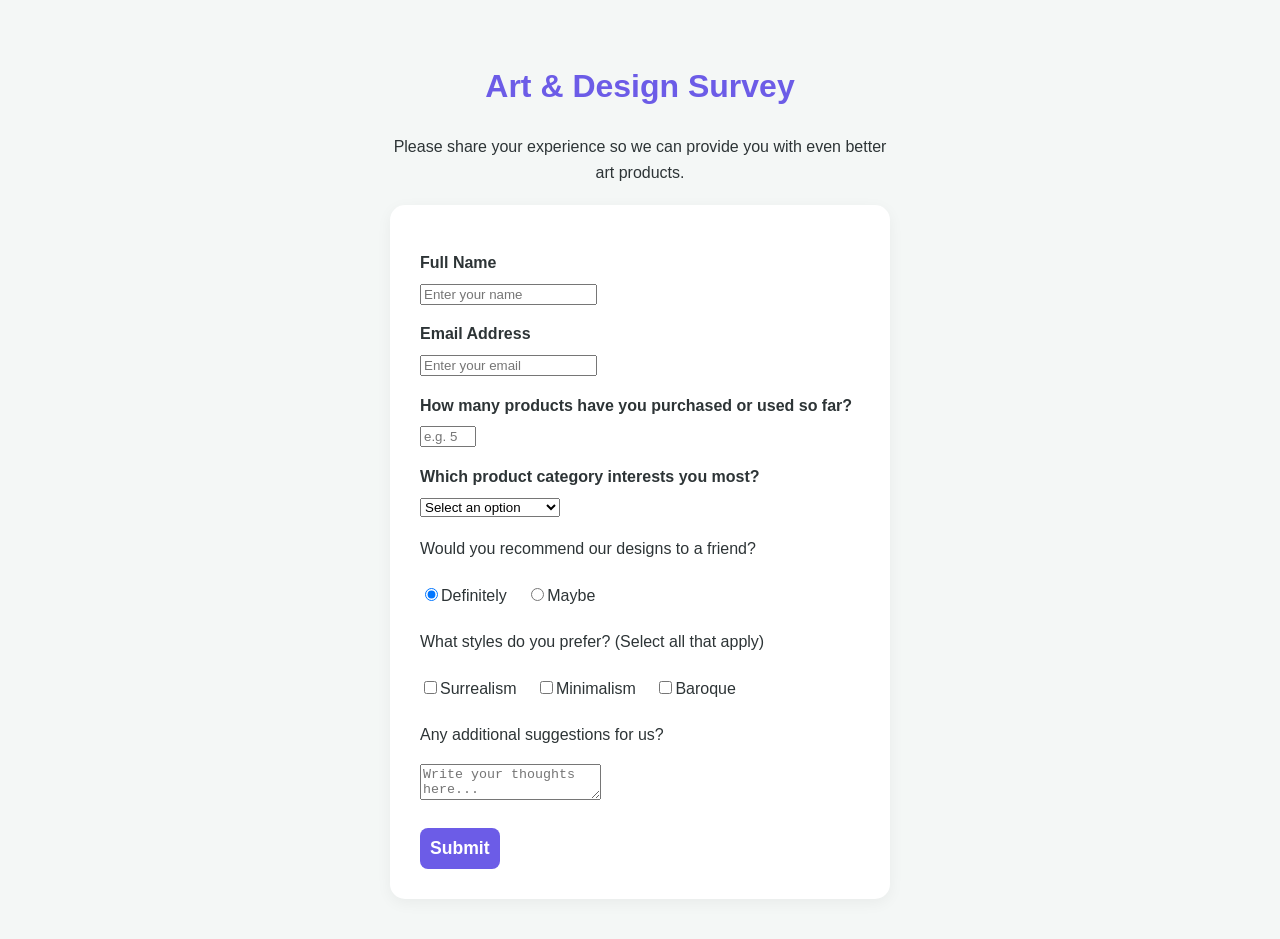
<file: 01-servey-form/index.html>
<!DOCTYPE html>
<html lang="en">

<head>
  <meta charset="UTF-8" />
  <link rel="stylesheet" href="styles.css"/>
  <title>Customer Satisfaction Survey</title>
</head>

<body>
  <div class="container">
    <h1 id="title">Art & Design Survey</h1>
    <p id="description">Please share your experience so we can provide you with even better art products.
    </p>
    <form id="survey-form">
      <label id="name-label" for="name">Full Name</label>
      <input id="name" type="text" placeholder= "Enter your name" required>
      <label id="email-label" for="email">Email Address</label>
      <input id="email" type="email" placeholder= "Enter your email" required>
      <label id="number-label" for="number">How many products have you purchased or used so far?</label>
      <input id="number" type="number" min="0" max="100" placeholder="e.g. 5">

      <label for="dropdown">Which product category interests you most?</label>
      <select id="dropdown">
      <option disabled selected value>Select an option</option>
      <option value="wall-art">Digital Wall Art</option>
      <option value="templates">Invitation Templates</option>
            <option value="jewelry">Resin Jewelry</option>
    </select>

      <p>Would you recommend our designs to a friend?</p>
      <label class="inline-label">
    <input type="radio" name="recommend" value="definitely" checked>Definitely
    </label>
      <label class="inline-label">
    <input type="radio" name="recommend" value="Maybe">Maybe
    </label>
      <p>What styles do you prefer? (Select all that apply)</p>
      <label class="inline-label">
      <input type="checkbox" value="surrealism">Surrealism
      </label>
      <label class="inline-label">
      <input type="checkbox" value="minimalism">Minimalism
      </label>
      <label class="inline-label">
      <input type="checkbox" value="baroque">Baroque
      </label>
      <p>Any additional suggestions for us?</p>
      <textarea id="comments" placeholder="Write your thoughts here..."></textarea>

      <button id="submit" type="submit">Submit</button>

    </form>
  </div>
</body>

</html>
</file>
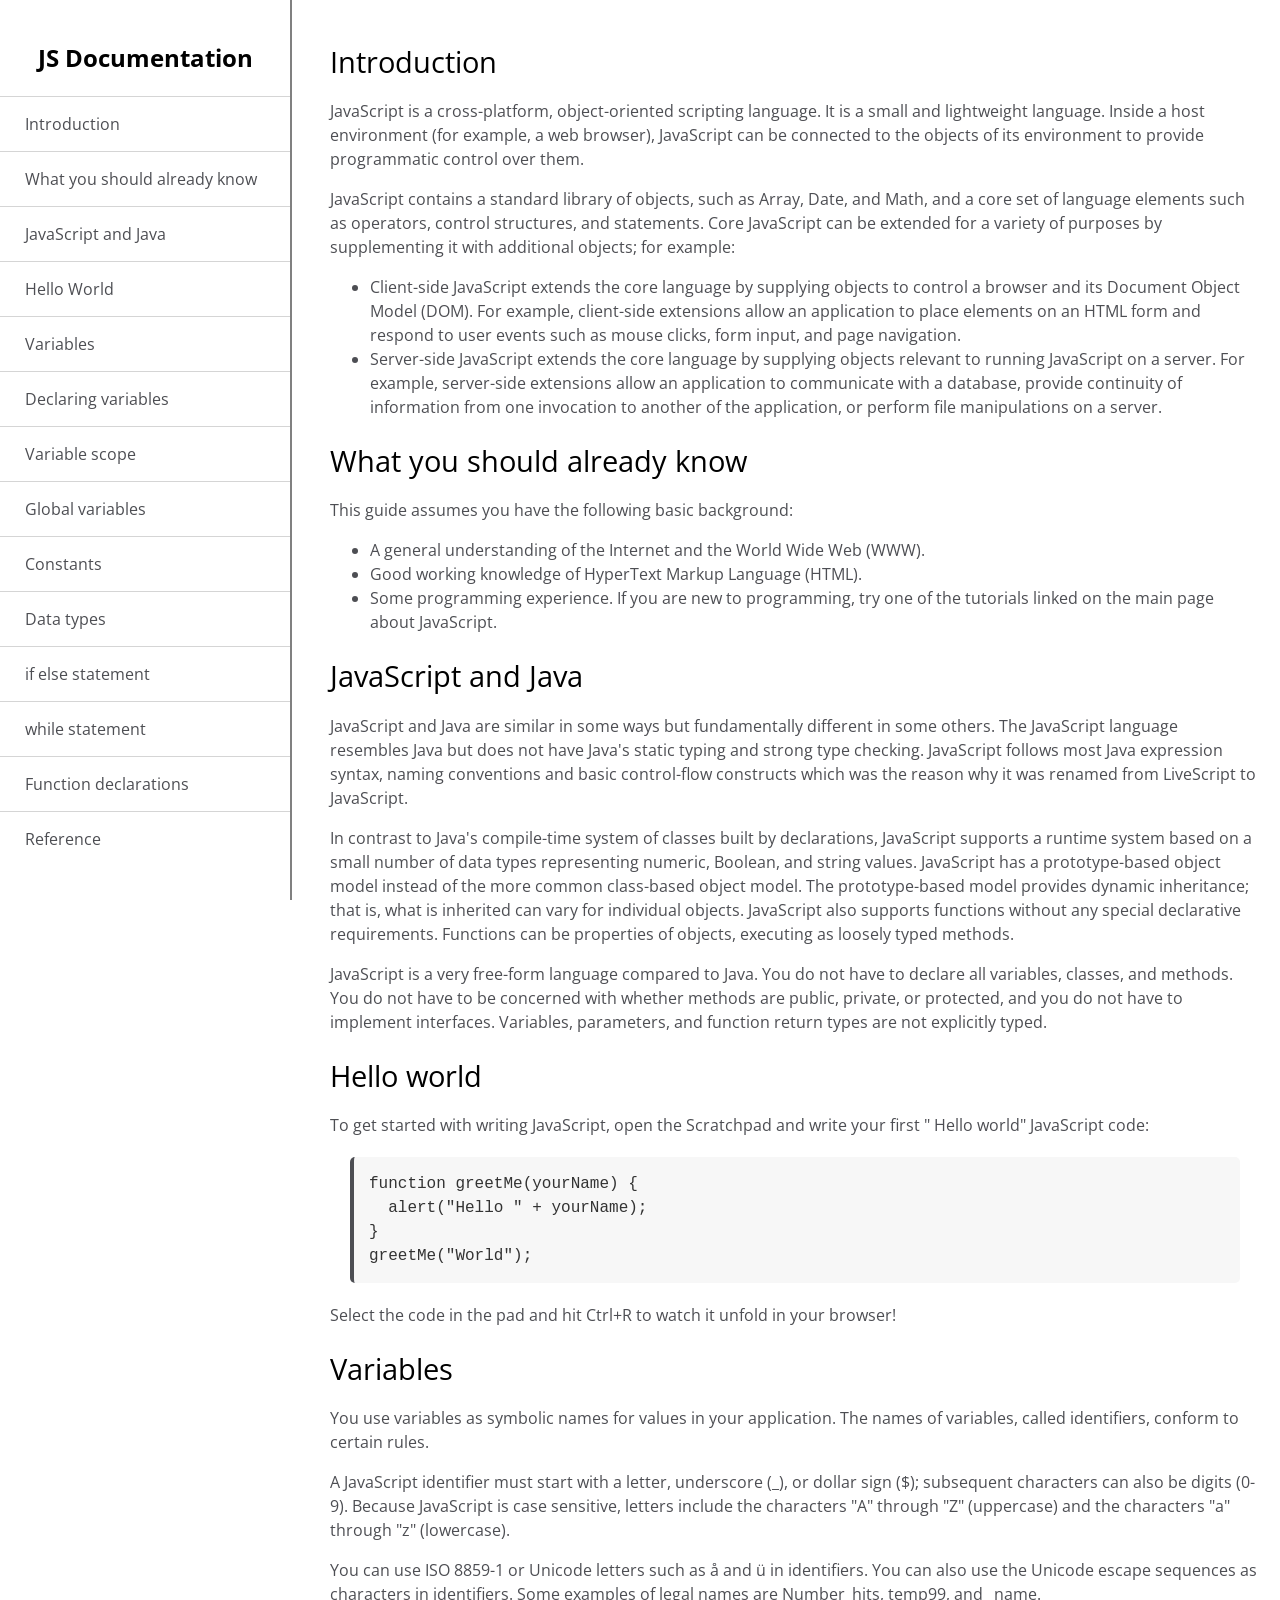
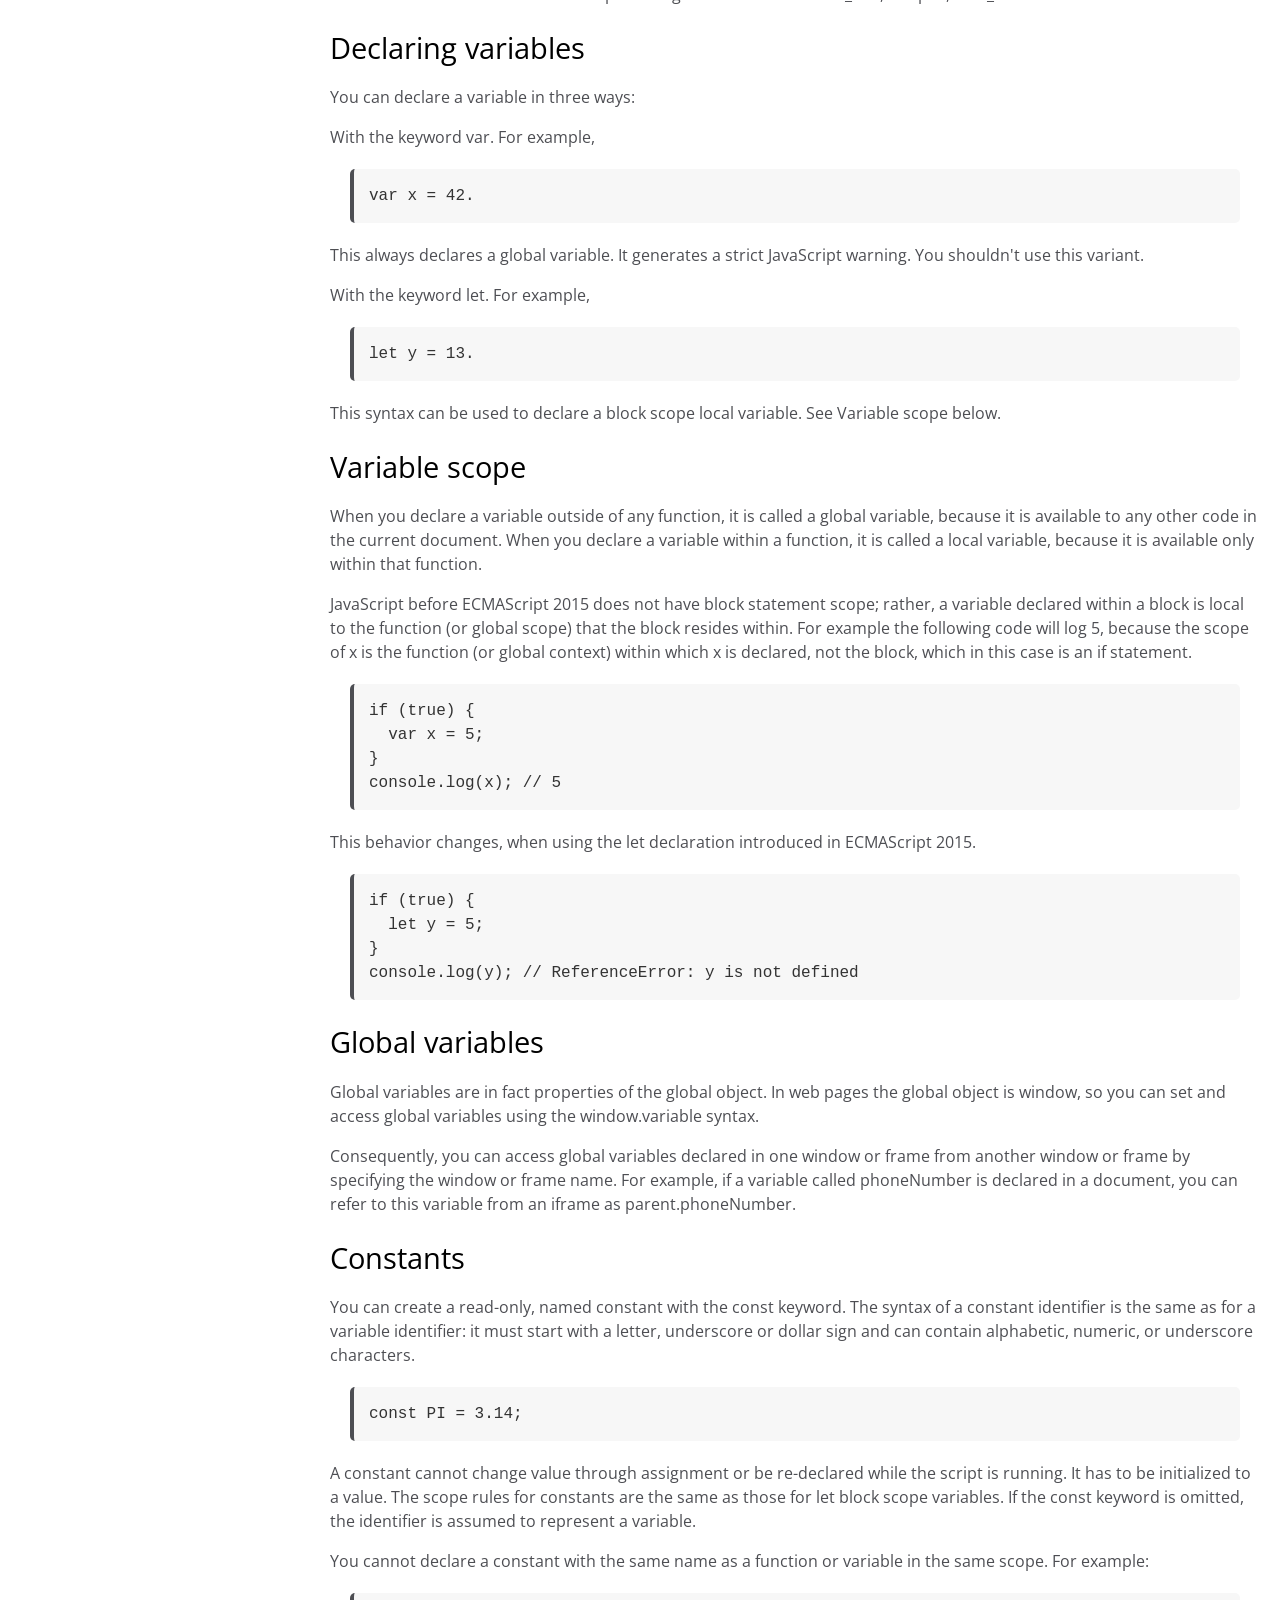
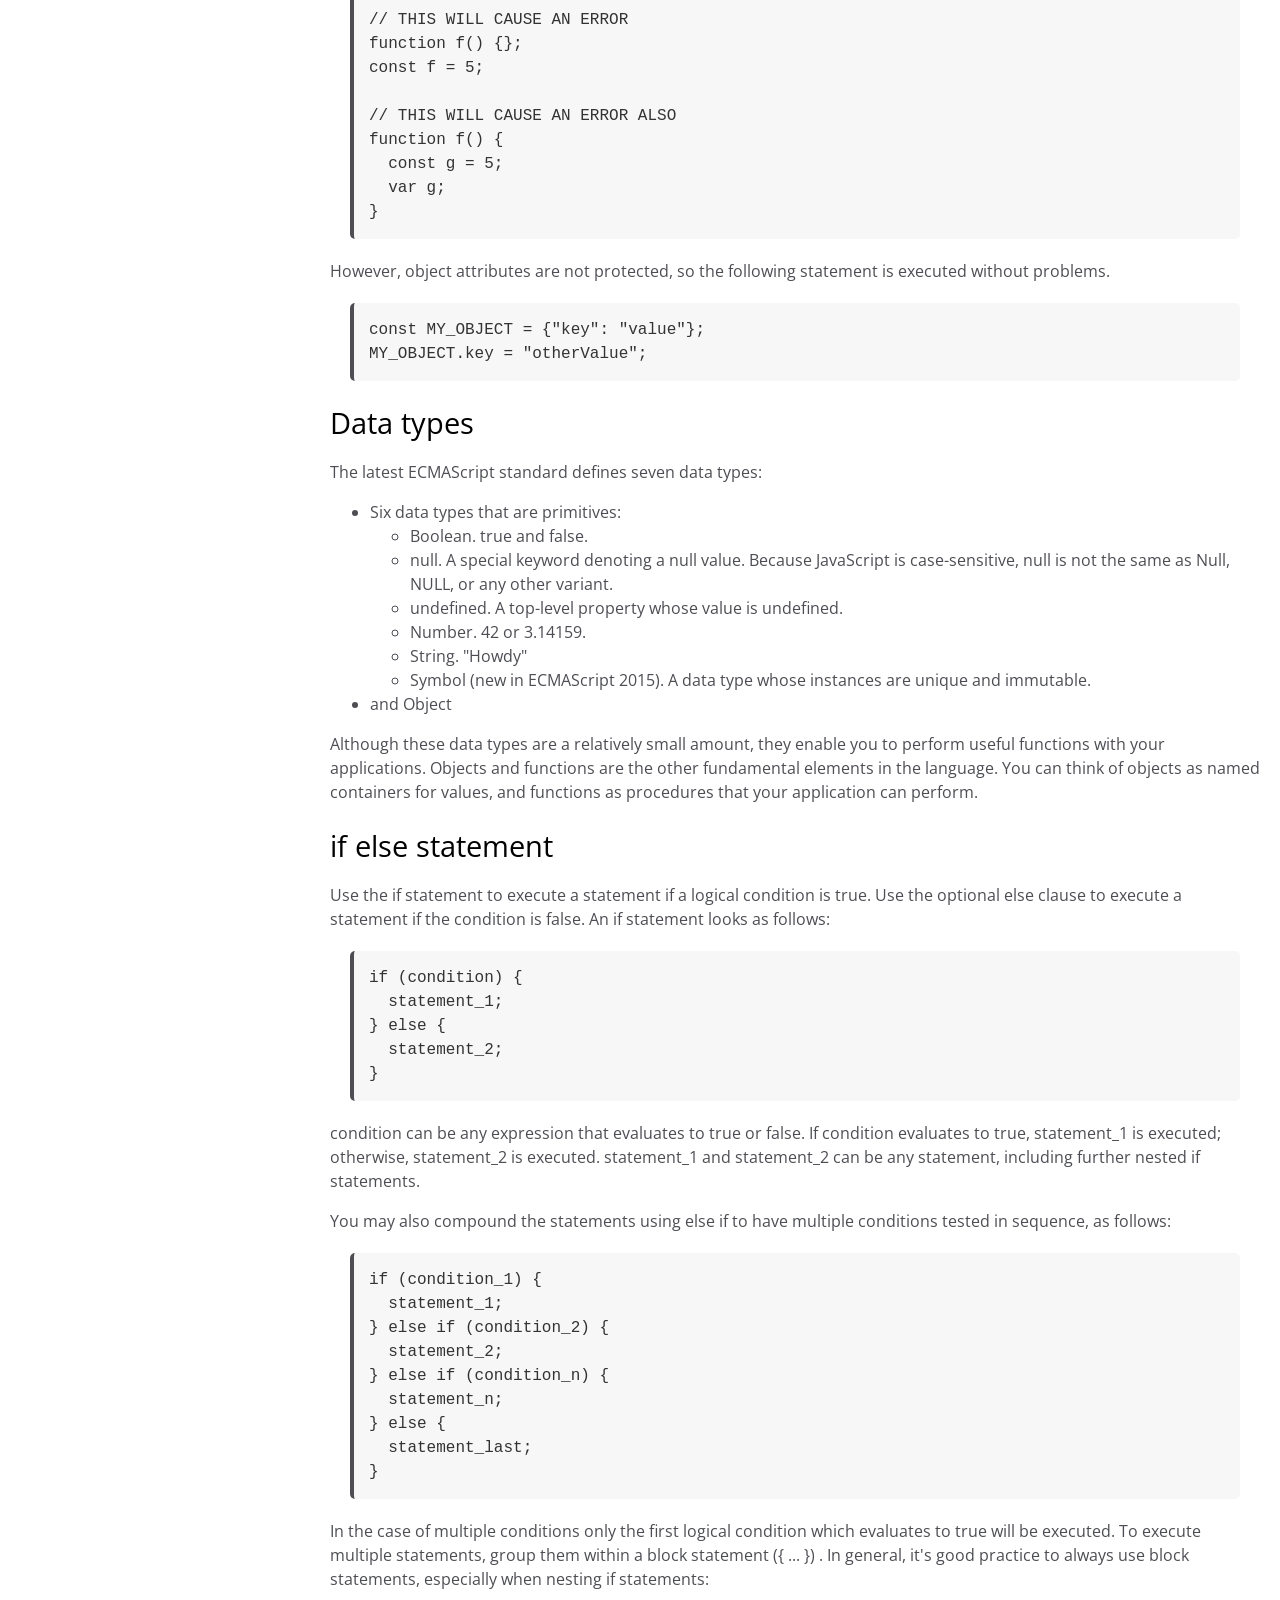
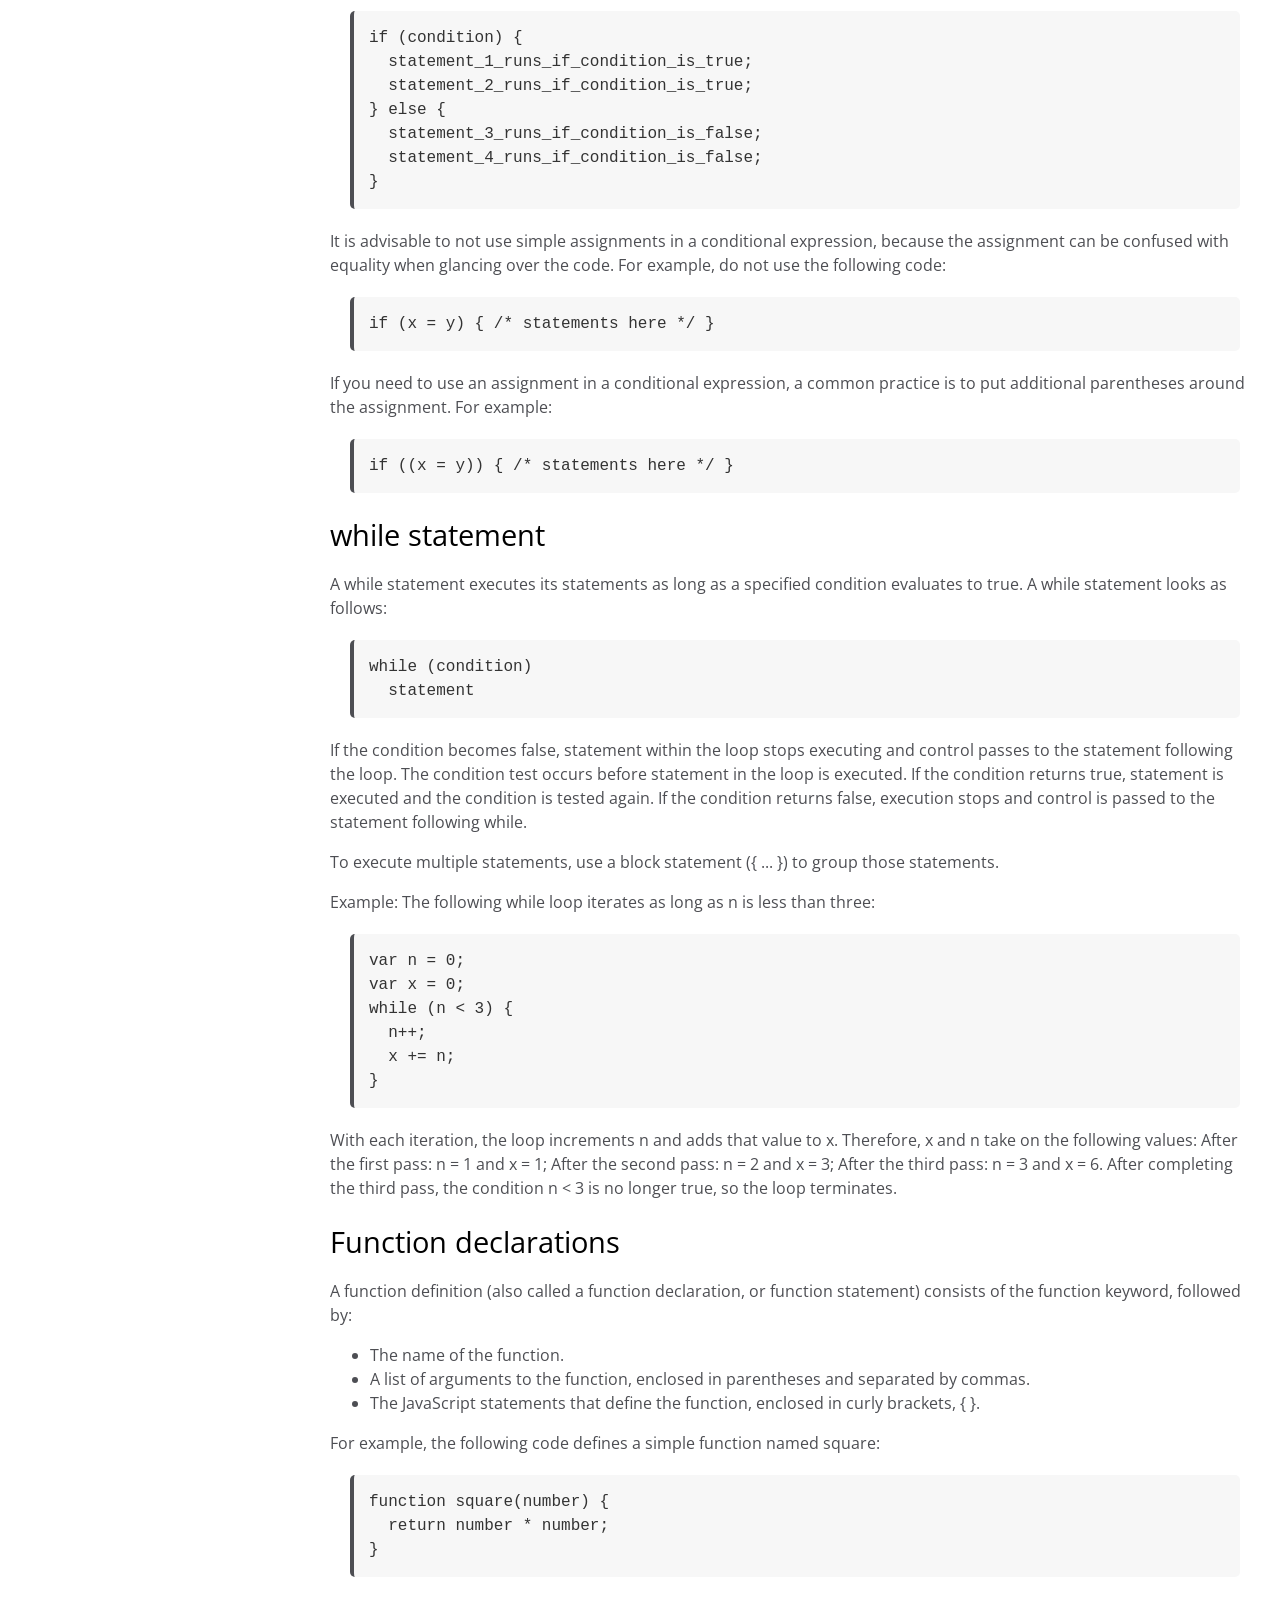
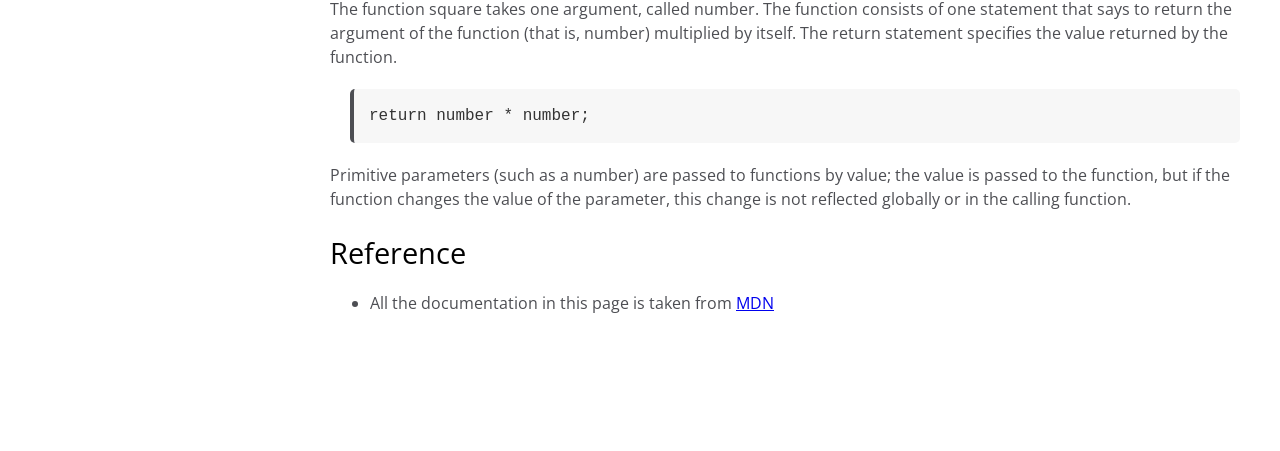
<file: 03-technical-documentation-page/index.html>
<!Doctype HTML>
<html lang="en">
<head>
  <meta charset="UTF-8">
  <meta name="viewport" content="width=device-width,initial-scale=1">
  <title>Technical Documentation</title>
  <link rel="stylesheet" href="styles.css" />
  <link rel="preconnect" href="https://fonts.googleapis.com">
  <link rel="preconnect" href="https://fonts.gstatic.com" crossorigin>
  <link href="https://fonts.googleapis.com/css2?family=Open+Sans:wght@300;400;600&display=swap" rel="stylesheet">
</head>
<body>
  <nav id="navbar">
    <header class="nav-header">JS Documentation</header>
    <ul>
      <li><a href="#introduction" class="nav-link">Introduction</a></li>
      <li><a href="#what_you_should_already_know" class="nav-link">What you should already know</a></li>
      <li><a href="#javascript_and_java" class="nav-link">JavaScript and Java</a></li>
      <li><a href="#hello_world" class="nav-link">Hello World</a></li>
      <li><a href="#variables" class="nav-link">Variables</a></li>
      <li><a href="#declaring_variables" class="nav-link">Declaring variables</a></li>
      <li><a href="#variable_scope" class="nav-link">Variable scope</a></li>
      <li><a href="#global_variables" class="nav-link">Global variables</a></li>
      <li><a href="#constants" class="nav-link">Constants</a></li>
      <li><a href="#data_types" class="nav-link">Data types</a></li>
      <li><a href="#if_else_statement" class="nav-link">if else statement</a></li>
      <li><a href="#while_statement" class="nav-link">while statement</a></li>
      <li><a href="#function_declarations" class="nav-link">Function declarations</a></li>
      <li><a href="#reference" class="nav-link">Reference</a></li>
    </ul>
  </nav>

  <main id="main-doc">
    <section class="main-section" id="introduction">
      <header>Introduction</header>
      <p>JavaScript is a cross-platform, object-oriented scripting language. It is a small and lightweight language. Inside a host environment (for example, a web browser), JavaScript can be connected to the objects of its environment to provide programmatic control over them.</p>
      <p>JavaScript contains a standard library of objects, such as Array, Date, and Math, and a core set of language elements such as operators, control structures, and statements. Core JavaScript can be extended for a variety of purposes by supplementing it with additional objects; for example:</p>
      <ul>
        <li>Client-side JavaScript extends the core language by supplying objects to control a browser and its Document Object Model (DOM). For example, client-side extensions allow an application to place elements on an HTML form and respond to user events such as mouse clicks, form input, and page navigation.</li>
        <li>Server-side JavaScript extends the core language by supplying objects relevant to running JavaScript on a server. For example, server-side extensions allow an application to communicate with a database, provide continuity of information from one invocation to another of the application, or perform file manipulations on a server.</li>
      </ul>
    </section>

    <section class="main-section" id="what_you_should_already_know">
      <header>What you should already know</header>
      <p>This guide assumes you have the following basic background:</p>
      <ul>
        <li>A general understanding of the Internet and the World Wide Web (WWW).</li>
        <li>Good working knowledge of HyperText Markup Language (HTML).</li>
        <li>Some programming experience. If you are new to programming, try one of the tutorials linked on the main page about JavaScript.</li>
      </ul>
    </section>

    <section class="main-section" id="javascript_and_java">
      <header>JavaScript and Java</header>
      <p>JavaScript and Java are similar in some ways but fundamentally different in some others. The JavaScript language resembles Java but does not have Java's static typing and strong type checking. JavaScript follows most Java expression syntax, naming conventions and basic control-flow constructs which was the reason why it was renamed from LiveScript to JavaScript.</p>
      <p>In contrast to Java's compile-time system of classes built by declarations, JavaScript supports a runtime system based on a small number of data types representing numeric, Boolean, and string values. JavaScript has a prototype-based object model instead of the more common class-based object model. The prototype-based model provides dynamic inheritance; that is, what is inherited can vary for individual objects. JavaScript also supports functions without any special declarative requirements. Functions can be properties of objects, executing as loosely typed methods.</p>
      <p>JavaScript is a very free-form language compared to Java. You do not have to declare all variables, classes, and methods. You do not have to be concerned with whether methods are public, private, or protected, and you do not have to implement interfaces. Variables, parameters, and function return types are not explicitly typed.</p>
    </section>

    <section class="main-section" id="hello_world">
      <header>Hello world</header>
      <p>To get started with writing JavaScript, open the Scratchpad and write your first " Hello world" JavaScript code:</p>
      <pre><code>function greetMe(yourName) { 
  alert("Hello " + yourName); 
}
greetMe("World");</code></pre>
      <p>Select the code in the pad and hit Ctrl+R to watch it unfold in your browser!</p>
    </section>

    <section class="main-section" id="variables">
      <header>Variables</header>
      <p>You use variables as symbolic names for values in your application. The names of variables, called identifiers, conform to certain rules.</p>
      <p>A JavaScript identifier must start with a letter, underscore (_), or dollar sign ($); subsequent characters can also be digits (0-9). Because JavaScript is case sensitive, letters include the characters "A" through "Z" (uppercase) and the characters "a" through "z" (lowercase).</p>
      <p>You can use ISO 8859-1 or Unicode letters such as å and ü in identifiers. You can also use the Unicode escape sequences as characters in identifiers. Some examples of legal names are Number_hits, temp99, and _name.</p>
    </section>

    <section class="main-section" id="declaring_variables">
      <header>Declaring variables</header>
      <p>You can declare a variable in three ways:</p>
      <p>With the keyword var. For example,</p>
      <pre><code>var x = 42.</code></pre>
      <p>This always declares a global variable. It generates a strict JavaScript warning. You shouldn't use this variant.</p>
      <p>With the keyword let. For example,</p>
      <pre><code>let y = 13.</code></pre>
      <p>This syntax can be used to declare a block scope local variable. See Variable scope below.</p>
    </section>

    <section class="main-section" id="variable_scope">
      <header>Variable scope</header>
      <p>When you declare a variable outside of any function, it is called a global variable, because it is available to any other code in the current document. When you declare a variable within a function, it is called a local variable, because it is available only within that function.</p>
      <p>JavaScript before ECMAScript 2015 does not have block statement scope; rather, a variable declared within a block is local to the function (or global scope) that the block resides within. For example the following code will log 5, because the scope of x is the function (or global context) within which x is declared, not the block, which in this case is an if statement.</p>
      <pre><code>if (true) { 
  var x = 5; 
} 
console.log(x); // 5</code></pre>
      <p>This behavior changes, when using the let declaration introduced in ECMAScript 2015.</p>
      <pre><code>if (true) { 
  let y = 5; 
} 
console.log(y); // ReferenceError: y is not defined</code></pre>
    </section>

    <section class="main-section" id="global_variables">
      <header>Global variables</header>
      <p>Global variables are in fact properties of the global object. In web pages the global object is window, so you can set and access global variables using the window.variable syntax.</p>
      <p>Consequently, you can access global variables declared in one window or frame from another window or frame by specifying the window or frame name. For example, if a variable called phoneNumber is declared in a document, you can refer to this variable from an iframe as parent.phoneNumber.</p>
    </section>

    <section class="main-section" id="constants">
      <header>Constants</header>
      <p>You can create a read-only, named constant with the const keyword. The syntax of a constant identifier is the same as for a variable identifier: it must start with a letter, underscore or dollar sign and can contain alphabetic, numeric, or underscore characters.</p>
      <pre><code>const PI = 3.14;</code></pre>
      <p>A constant cannot change value through assignment or be re-declared while the script is running. It has to be initialized to a value. The scope rules for constants are the same as those for let block scope variables. If the const keyword is omitted, the identifier is assumed to represent a variable.</p>
      <p>You cannot declare a constant with the same name as a function or variable in the same scope. For example:</p>
      <pre><code>// THIS WILL CAUSE AN ERROR 
function f() {}; 
const f = 5; 

// THIS WILL CAUSE AN ERROR ALSO 
function f() { 
  const g = 5; 
  var g;
}</code></pre>
      <p>However, object attributes are not protected, so the following statement is executed without problems.</p>
      <pre><code>const MY_OBJECT = {"key": "value"}; 
MY_OBJECT.key = "otherValue";</code></pre>
    </section>

    <section class="main-section" id="data_types">
      <header>Data types</header>
      <p>The latest ECMAScript standard defines seven data types:</p>
      <ul>
        <li>Six data types that are primitives:
          <ul>
            <li>Boolean. true and false.</li>
            <li>null. A special keyword denoting a null value. Because JavaScript is case-sensitive, null is not the same as Null, NULL, or any other variant.</li>
            <li>undefined. A top-level property whose value is undefined.</li>
            <li>Number. 42 or 3.14159.</li>
            <li>String. "Howdy"</li>
            <li>Symbol (new in ECMAScript 2015). A data type whose instances are unique and immutable.</li>
          </ul>
        </li>
        <li>and Object</li>
      </ul>
      <p>Although these data types are a relatively small amount, they enable you to perform useful functions with your applications. Objects and functions are the other fundamental elements in the language. You can think of objects as named containers for values, and functions as procedures that your application can perform.</p>
    </section>

    <section class="main-section" id="if_else_statement">
      <header>if else statement</header>
      <p>Use the if statement to execute a statement if a logical condition is true. Use the optional else clause to execute a statement if the condition is false. An if statement looks as follows:</p>
      <pre><code>if (condition) { 
  statement_1; 
} else { 
  statement_2; 
}</code></pre>
      <p>condition can be any expression that evaluates to true or false. If condition evaluates to true, statement_1 is executed; otherwise, statement_2 is executed. statement_1 and statement_2 can be any statement, including further nested if statements.</p>
      <p>You may also compound the statements using else if to have multiple conditions tested in sequence, as follows:</p>
      <pre><code>if (condition_1) { 
  statement_1; 
} else if (condition_2) { 
  statement_2; 
} else if (condition_n) { 
  statement_n; 
} else {
  statement_last; 
}</code></pre>
      <p>In the case of multiple conditions only the first logical condition which evaluates to true will be executed. To execute multiple statements, group them within a block statement ({ ... }) . In general, it's good practice to always use block statements, especially when nesting if statements:</p>
      <pre><code>if (condition) { 
  statement_1_runs_if_condition_is_true;
  statement_2_runs_if_condition_is_true; 
} else {
  statement_3_runs_if_condition_is_false;
  statement_4_runs_if_condition_is_false; 
}</code></pre>
      <p>It is advisable to not use simple assignments in a conditional expression, because the assignment can be confused with equality when glancing over the code. For example, do not use the following code:</p>
      <pre><code>if (x = y) { /* statements here */ }</code></pre>
      <p>If you need to use an assignment in a conditional expression, a common practice is to put additional parentheses around the assignment. For example:</p>
      <pre><code>if ((x = y)) { /* statements here */ }</code></pre>
    </section>

    <section class="main-section" id="while_statement">
      <header>while statement</header>
      <p>A while statement executes its statements as long as a specified condition evaluates to true. A while statement looks as follows:</p>
      <pre><code>while (condition)
  statement</code></pre>
      <p>If the condition becomes false, statement within the loop stops executing and control passes to the statement following the loop. The condition test occurs before statement in the loop is executed. If the condition returns true, statement is executed and the condition is tested again. If the condition returns false, execution stops and control is passed to the statement following while.</p>
      <p>To execute multiple statements, use a block statement ({ ... }) to group those statements.</p>
      <p>Example: The following while loop iterates as long as n is less than three:</p>
      <pre><code>var n = 0; 
var x = 0; 
while (n < 3) { 
  n++; 
  x += n; 
}</code></pre>
      <p>With each iteration, the loop increments n and adds that value to x. Therefore, x and n take on the following values: After the first pass: n = 1 and x = 1; After the second pass: n = 2 and x = 3; After the third pass: n = 3 and x = 6. After completing the third pass, the condition n < 3 is no longer true, so the loop terminates.</p>
    </section>

    <section class="main-section" id="function_declarations">
      <header>Function declarations</header>
      <p>A function definition (also called a function declaration, or function statement) consists of the function keyword, followed by:</p>
      <ul>
        <li>The name of the function.</li>
        <li>A list of arguments to the function, enclosed in parentheses and separated by commas.</li>
        <li>The JavaScript statements that define the function, enclosed in curly brackets, { }.</li>
      </ul>
      <p>For example, the following code defines a simple function named square:</p>
      <pre><code>function square(number) { 
  return number * number; 
}</code></pre>
      <p>The function square takes one argument, called number. The function consists of one statement that says to return the argument of the function (that is, number) multiplied by itself. The return statement specifies the value returned by the function.</p>
      <pre><code>return number * number;</code></pre>
      <p>Primitive parameters (such as a number) are passed to functions by value; the value is passed to the function, but if the function changes the value of the parameter, this change is not reflected globally or in the calling function.</p>
    </section>

    <section class="main-section" id="reference">
      <header>Reference</header>
      <ul>
        <li>All the documentation in this page is taken from <a href="https://developer.mozilla.org/en-US/docs/Web/JavaScript/Guide" target="_blank">MDN</a></li>
      </ul>
    </section>
  </main>
</body>
</html>
</file>
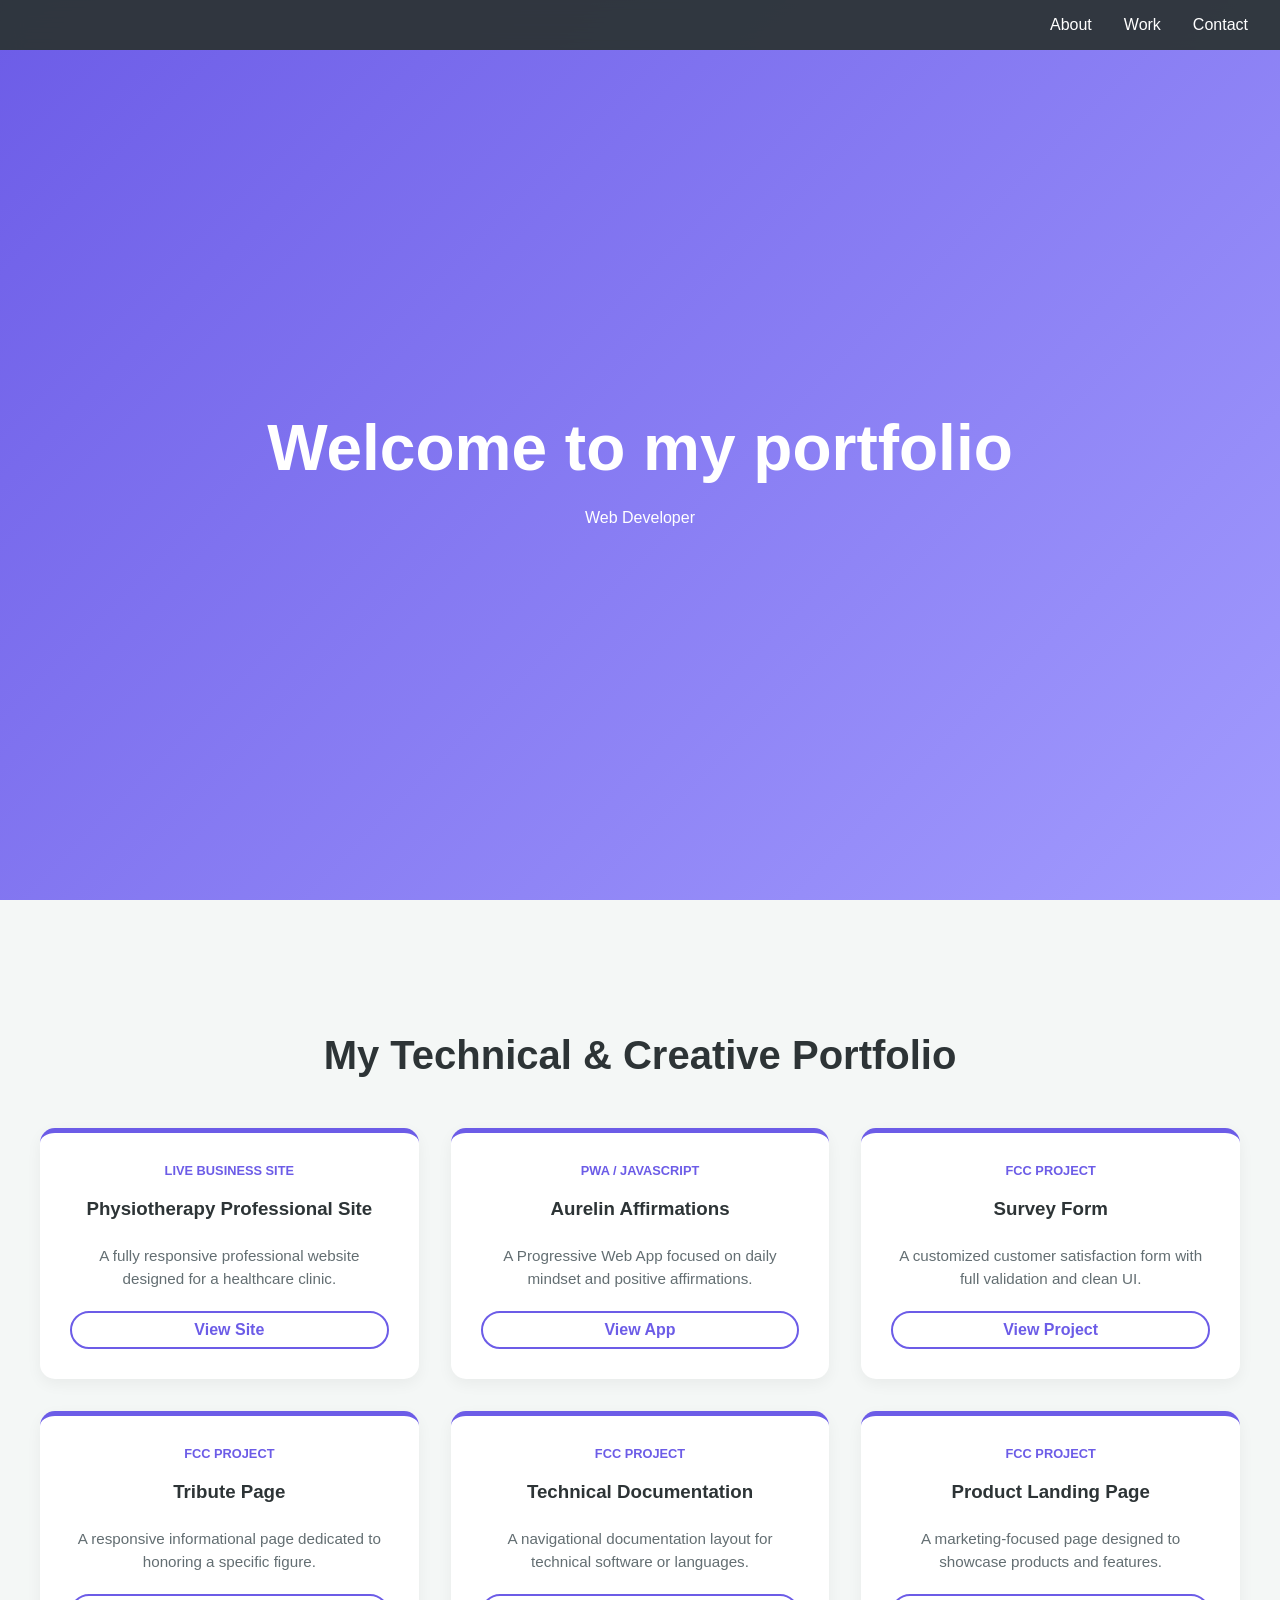
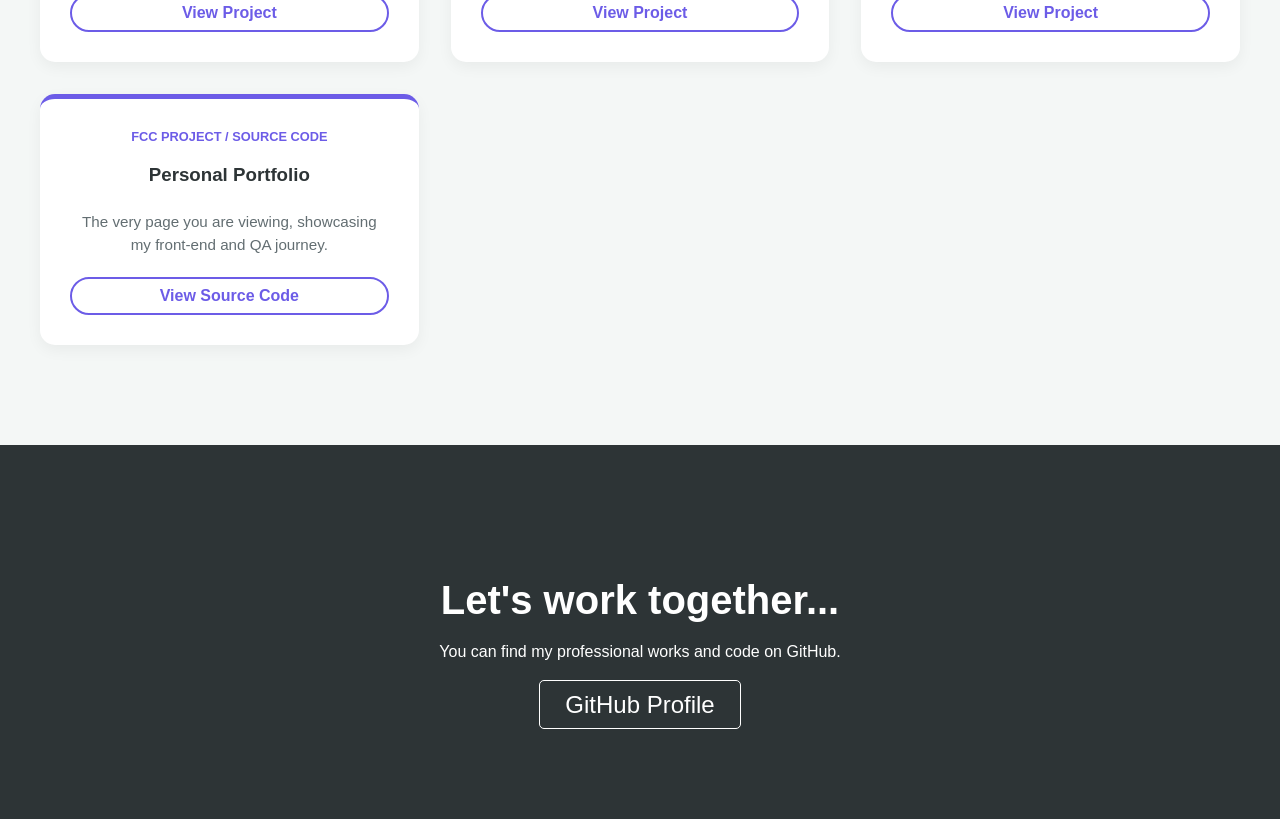
<file: 05-personal-portfolio/index.html>
<!DOCTYPE html>
<html lang="en">

<head>
  <meta charset="UTF-8">
  <meta name="viewport" content="width=device-width, initial-scale=1.0">
  <title>Personal Portfolio Webpage</title>
  <style>
    :root {
      --primary-color: #2d3436;
      --accent-color: #6c5ce7;
      --bg-color: #f4f7f6;
      --text-color: #2d3436;
    }

    body {
      font-family: 'Inter', -apple-system, BlinkMacSystemFont, sans-serif;
      margin: 0;
      background-color: var(--bg-color);
      color: var(--text-color);
      scroll-behavior: smooth;
    }

    #navbar {
      position: fixed;
      top: 0;
      left: 0;
      width: 100%;
      z-index: 1000;
      background-color: rgba(45, 52, 54, 0.95);
      backdrop-filter: blur(10px);
      display: flex;
      justify-content: flex-end;
      padding: 1rem 2rem;
      box-sizing: border-box;
    }

    #navbar a {
      color: white;
      text-decoration: none;
      margin-left: 2rem;
      font-weight: 500;
      transition: color 0.3s;
    }

    #navbar a:hover {
      color: var(--accent-color);
    }

    /* Welcome Section */
    #welcome-section {
      height: 100vh;
      display: flex;
      flex-direction: column;
      justify-content: center;
      align-items: center;
      text-align: center;
      background: linear-gradient(135deg, #6c5ce7 0%, #a29bfe 100%);
      color: white;
      padding: 0 20px;
    }

    #welcome-section h1 {
      font-size: clamp(2.5rem, 8vw, 4rem);
      margin-bottom: 0.5rem;
    }

    /* Projects Section */
    #projects {
      padding: 100px 20px;
      max-width: 1200px; /* Biraz daha genişlettik */
      margin: 0 auto;
    }

    .section-title {
      text-align: center;
      font-size: clamp(1.8rem, 5vw, 2.5rem);
      margin-bottom: 50px;
    }

    .projects-grid {
      display: grid;
      grid-template-columns: repeat(auto-fit, minmax(320px, 1fr));
      gap: 2rem;
    }

    .project-tile {
      background: white;
      padding: 30px;
      border-radius: 15px;
      box-shadow: 0 5px 15px rgba(0, 0, 0, 0.05);
      transition: transform 0.3s, box-shadow 0.3s;
      text-align: center;
      display: flex;
      flex-direction: column;
      justify-content: space-between;
      border-top: 5px solid var(--accent-color);
    }

    .project-tile:hover {
      transform: translateY(-10px);
      box-shadow: 0 10px 25px rgba(108, 92, 231, 0.2);
    }

    .project-category {
      font-size: 0.8rem;
      font-weight: bold;
      color: var(--accent-color);
      text-transform: uppercase;
      margin-bottom: 10px;
    }

    .project-tile h3 {
      margin: 10px 0;
    }

    .project-tile p {
      color: #636e72;
      font-size: 0.95rem;
      line-height: 1.5;
      margin-bottom: 20px;
    }

    .project-link {
      font-weight: bold;
      color: var(--accent-color);
      text-decoration: none;
      border: 2px solid var(--accent-color);
      padding: 8px 20px;
      border-radius: 25px;
      transition: all 0.3s;
    }

    .project-link:hover {
      background-color: var(--accent-color);
      color: white;
    }

    /* Contact Section */
    #contact {
      padding: 100px 20px;
      text-align: center;
      background-color: var(--primary-color);
      color: white;
    }

    #contact h2 {
      font-size: 2.5rem;
      margin-bottom: 20px;
    }

    .contact-links {
      margin-top: 30px;
    }

    #profile-link {
      color: white;
      font-size: 1.5rem;
      text-decoration: none;
      border: 1px solid white;
      padding: 10px 25px;
      border-radius: 5px;
      transition: all 0.3s;
    }

    #profile-link:hover {
      background-color: white;
      color: var(--primary-color);
    }

    /* Responsive */
    @media (max-width: 768px) {
      #navbar {
        justify-content: center;
        padding: 1rem;
      }
      #navbar a {
        margin: 0 10px;
        font-size: 0.9rem;
      }
    }
  </style>
</head>

<body>
  <nav id="navbar">
    <a href="#welcome-section">About</a>
    <a href="#projects">Work</a>
    <a href="#contact">Contact</a>
  </nav>

  <section id="welcome-section">
    <h1>Welcome to my portfolio</h1>
    <p>Web Developer</p>
  </section>

  <section id="projects">
    <h2 class="section-title">My Technical & Creative Portfolio</h2>
    <div class="projects-grid">
      
      <div class="project-tile">
        <div class="project-category">Live Business Site</div>
        <h3>Physiotherapy Professional Site</h3>
        <p>A fully responsive professional website designed for a healthcare clinic.</p>
        <a href="#" target="_blank" class="project-link">View Site</a>
      </div>

      <div class="project-tile">
        <div class="project-category">PWA / JavaScript</div>
        <h3>Aurelin Affirmations</h3>
        <p>A Progressive Web App focused on daily mindset and positive affirmations.</p>
        <a href="#" target="_blank" class="project-link">View App</a>
      </div>

      <div class="project-tile">
        <div class="project-category">FCC Project</div>
        <h3>Survey Form</h3>
        <p>A customized customer satisfaction form with full validation and clean UI.</p>
        <a href="#" target="_blank" class="project-link">View Project</a>
      </div>

      <div class="project-tile">
        <div class="project-category">FCC Project</div>
        <h3>Tribute Page</h3>
        <p>A responsive informational page dedicated to honoring a specific figure.</p>
        <a href="#" target="_blank" class="project-link">View Project</a>
      </div>

      <div class="project-tile">
        <div class="project-category">FCC Project</div>
        <h3>Technical Documentation</h3>
        <p>A navigational documentation layout for technical software or languages.</p>
        <a href="#" target="_blank" class="project-link">View Project</a>
      </div>

      <div class="project-tile">
        <div class="project-category">FCC Project</div>
        <h3>Product Landing Page</h3>
        <p>A marketing-focused page designed to showcase products and features.</p>
        <a href="#" target="_blank" class="project-link">View Project</a>
      </div>

      <div class="project-tile">
        <div class="project-category">FCC Project / Source Code</div>
        <h3>Personal Portfolio</h3>
        <p>The very page you are viewing, showcasing my front-end and QA journey.</p>
        <a href="#" target="_blank" class="project-link">View Source Code</a>
      </div>

    </div>
  </section>

  <section id="contact">
    <h2>Let's work together...</h2>
    <p>You can find my professional works and code on GitHub.</p>
    <div class="contact-links">
      <a id="profile-link" href="https://github.com/dakaytas" target="_blank" rel="noopener">
        GitHub Profile
      </a>
    </div>
  </section>
</body>

</html>
</file>
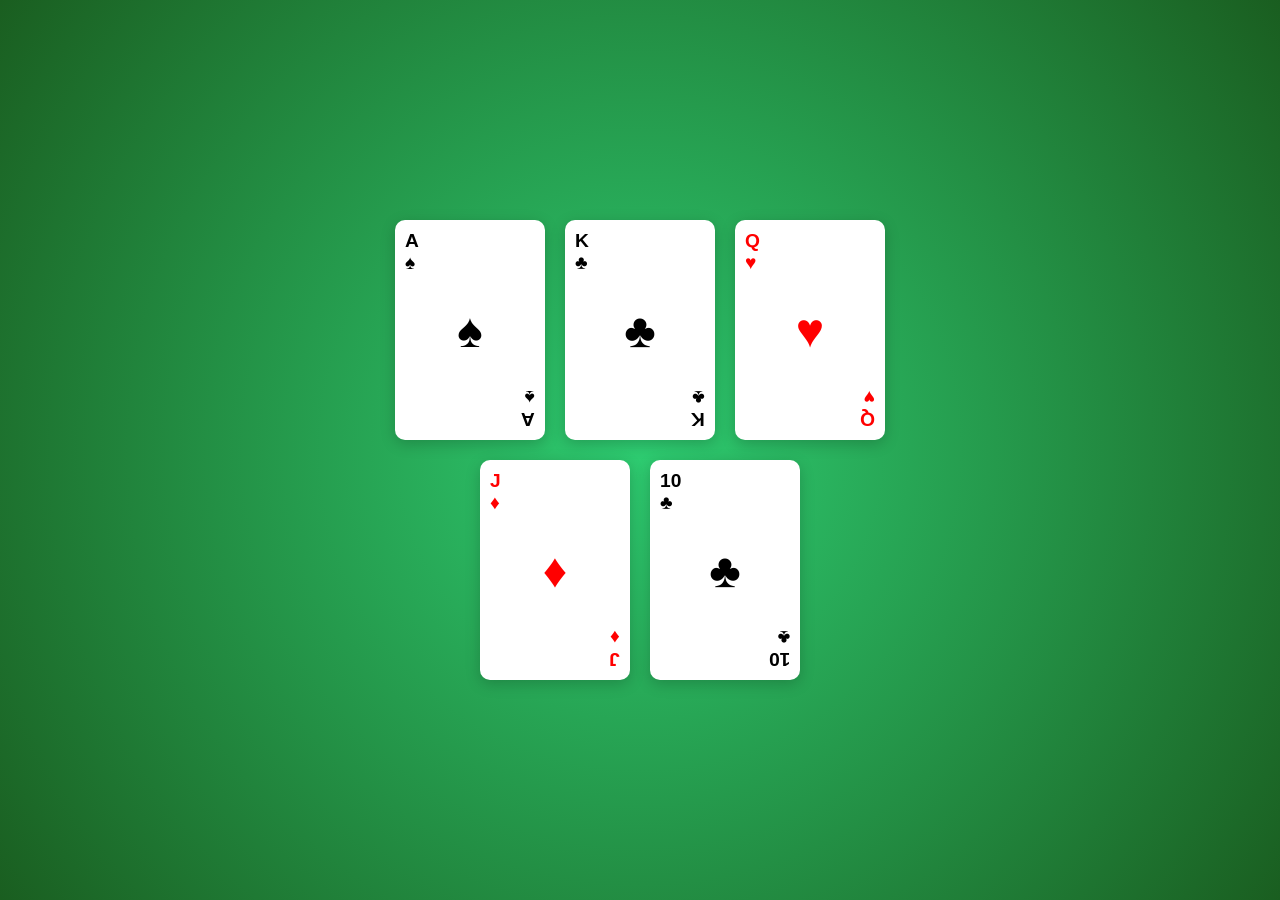
<file: 06-playing-cards/index.html>
<!doctype html>
<html lang="en">
  <head>
    <meta charset="UTF-8" />
    <meta name="viewport" content="width=device-width, initial-scale=1.0" />
    <link rel="stylesheet" href="styles.css" />
    <title>Playing Cards</title>
  </head>
  <body>
    <main id="playing-cards">
      <div class="card spades black">
        <div class="left">
          <span>A</span>
          <span>&spades;</span>
        </div>
        <div class="middle">
          <span>&spades;</span>
        </div>
        <div class="right">
          <span>A</span>
          <span>&spades;</span>
        </div>
      </div>

      <div class="card clubs black">
        <div class="left">
          <span>K</span>
          <span>&clubs;</span>
        </div>
        <div class="middle">
          <span>&clubs;</span>
        </div>
        <div class="right">
          <span>K</span>
          <span>&clubs;</span>
        </div>
      </div>

      <div class="card hearts red">
        <div class="left">
          <span>Q</span>
          <span>&hearts;</span>
        </div>
        <div class="middle">
          <span>&hearts;</span>
        </div>
        <div class="right">
          <span>Q</span>
          <span>&hearts;</span>
        </div>
      </div>

      <div class="card diamonds red">
        <div class="left">
          <span>J</span>
          <span>&diams;</span>
        </div>
        <div class="middle">
          <span>&diams;</span>
        </div>
        <div class="right">
          <span>J</span>
          <span>&diams;</span>
        </div>
      </div>

      <div class="card clubs black">
        <div class="left">
          <span>10</span>
          <span>&clubs;</span>
        </div>
        <div class="middle">
          <span>&clubs;</span>
        </div>
      <div class="right">
        <span>10</span>
        <span>&clubs;</span>
      </div>
      </div>
    </main>
  </body>
</html>
</file>
<file: 01-servey-form/styles.css>
body {
      font-family: 'Segoe UI', Tahoma, Geneva, Verdana, sans-serif;
      background: #f4f7f6;
      color: #2d3436;
      line-height: 1.6;
      margin: 0;
      padding: 40px 20px;
      display: flex;
      justify-content: center;
    }

    .container {
      width: 100%;
      max-width: 500px;
    }

    h1{
    color: #6c5ce7;
    }

    h1,
    p#description {
      text-align: center;
    }

    #survey-form {
      background: #ffffff;
      padding: 30px;
      border-radius: 15px;
      box-shadow: 0 4px 15px rgba(0, 0, 0, 0.05);
      margin-top: 20px;
    }

    label {
      display: block;
      margin-top: 15px;
      margin-bottom: 5px;
      font-weight: 600;
    }

    .inline-label {
      display: inline-block;
      font-weight: normal;
      margin-right: 15px;
      margin-top: 5px;
      cursor: pointer;
    }

    input[type="text"],
    input[type="email"],
    input[type="number"],
    select,
    textarea,
      {
      display: block;
      width: 100%;
      max-width: 100%;
      padding: 12px;
      border: 1px solid #dfe6e9;
      border-radius: 8px;
      margin-bottom: 15px;
      box-sizing: border-box;
    }

    #submit {
      display: block;
      background-color: #6c5ce7;
      color: white;
      border: none;
      padding: 10px;
      border-radius: 8px;
      font-size: 1.1rem;
      font-weight: bold;
      cursor: pointer;
      margin-top: 20px;
      transition: background 0.3s;
    }

    #submit:hover {
      background-color: #a29bfe;
    }
</file>
<file: 03-technical-documentation-page/styles.css>
body {
  display: flex;
  flex-direction: column;
  min-height: 100vh;
  font-family: 'Open Sans', sans-serif;
  color: #4d4e53;
  line-height: 1.5;
  margin: 0;
}

pre {
  background-color: #f7f7f7;
  border-left: 4px solid #4d4e53;
  margin: 20px;
  border-radius: 5px;
  overflow-x: auto; 
}

code {
  font-family: 'Courier New', Courier, monospace;
  display: block;
  padding: 15px;
  text-align: left;
  white-space: pre; 
  color: #333;
}

#navbar {
  background-color: white;
  border-right: 2px solid gray;
  min-width: 290px;
}

.nav-header {
  font-size: 1.5rem;
  font-weight: bold;
  padding: 20px;
  text-align: center;
}

#navbar ul {
  padding: 0;
  margin: 0;
}

#navbar li {
  list-style: none;
  border-top: 1px solid #d5d5d5;
}

.nav-link {
  display: block;
  padding: 15px 25px;
  color: #4d4e53;
  text-decoration: none;
  transition: 0.3s;
}

.nav-link:hover {
  background-color: #eeeeee;
}

#main-doc {
  padding: 20px;
  margin-bottom: 100px;
}

header {
  color: black;
  font-size: 1.8em;
  margin-top: 20px;
}

@media only screen and (min-width: 800px) {
  body {
    flex-direction: row;
  }
  #navbar {
    position: fixed;
    height: 100%;
    overflow-y: auto;
  }
  #main-doc {
    margin-left: 310px;
  }
}
</file>
<file: 06-playing-cards/styles.css>
body {
  background: radial-gradient(circle, #2ecc71 0%, #1a5e20 100%);
  display: flex;
  justify-content: center;
  align-items: center;
  min-height: 100vh;
  margin: 0;
  background-attachment: fixed;
}

#playing-cards {
  display: flex;
  flex-wrap: wrap;
  justify-content: center;
  align-items: center;
  gap: 20px;
  max-width: 520px;
}

.card {
  width: 150px;
  height: 220px;
  background-color: #fff;
  border-radius: 10px;
  box-shadow: 0 4px 15px rgba(0, 0, 0, 0.2);
  display: flex;
  flex-direction: column;
  justify-content: space-between;
  padding: 10px;
  font-family: "Arial", sans-serif;
  font-weight: bold;
  box-sizing: border-box;
  transition: all 0.3s ease;
}

.card.black {
  color: black;
}
.card.red {
  color: red;
}
.card.spades {
  color: black;
}
.card.clubs {
  color: black;
}
.card.diamonds {
  color: red;
}

.card .left,
.card .right {
  display: flex;
  flex-direction: column;
  font-size: 1.2rem;
  width: fit-content;
}

.card .left {
  align-self: flex-start;
}

.card .right {
  align-self: flex-end;
  transform: rotate(180deg);
}

.card .middle {
  font-size: 3rem;
  align-self: center;
}

.card:hover {
  transform: translateY(-10px);
  transform: translateY(-10px) scale(1.02);
}

.left {
  align-self: flex-start;
}

.middle {
  display: flex;
  align-self: center;
  flex-direction: column;
}

.right {
  align-self: flex-end;
  transform: rotate(180deg);
}
</file>
